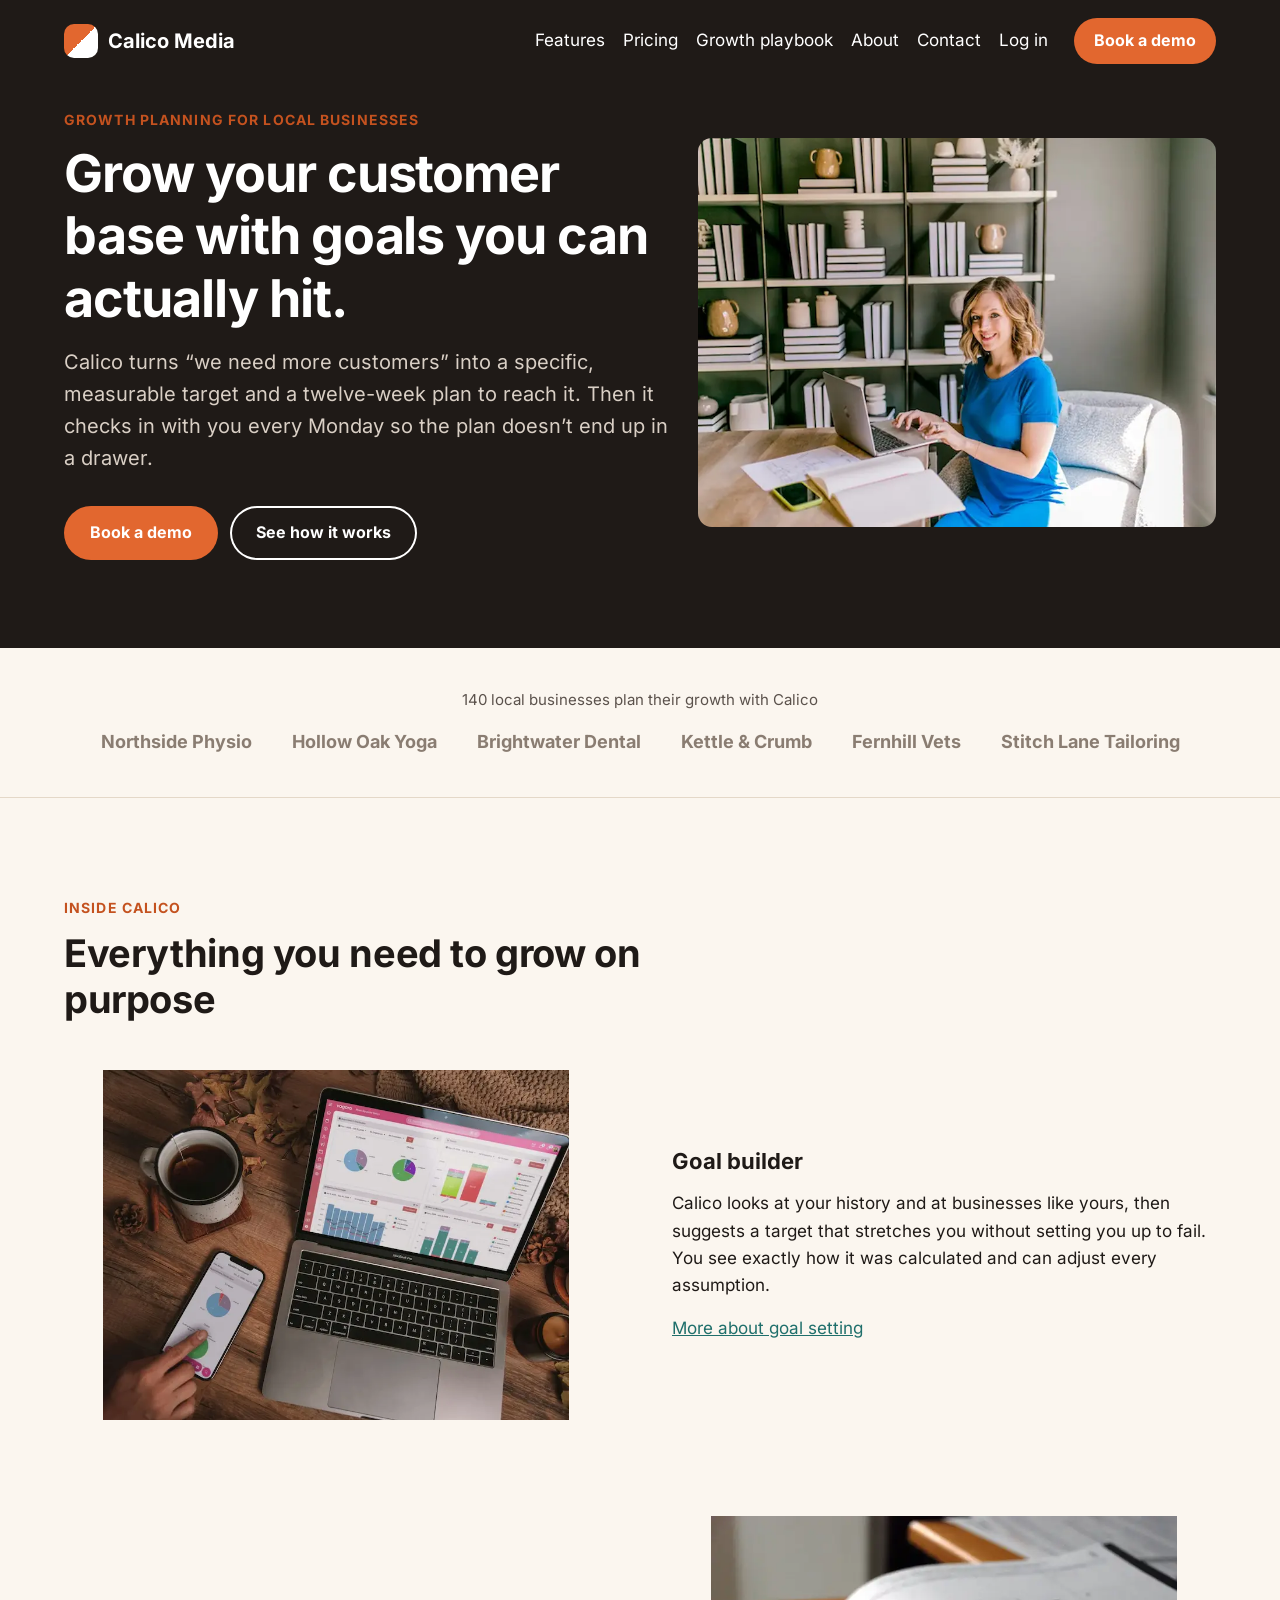
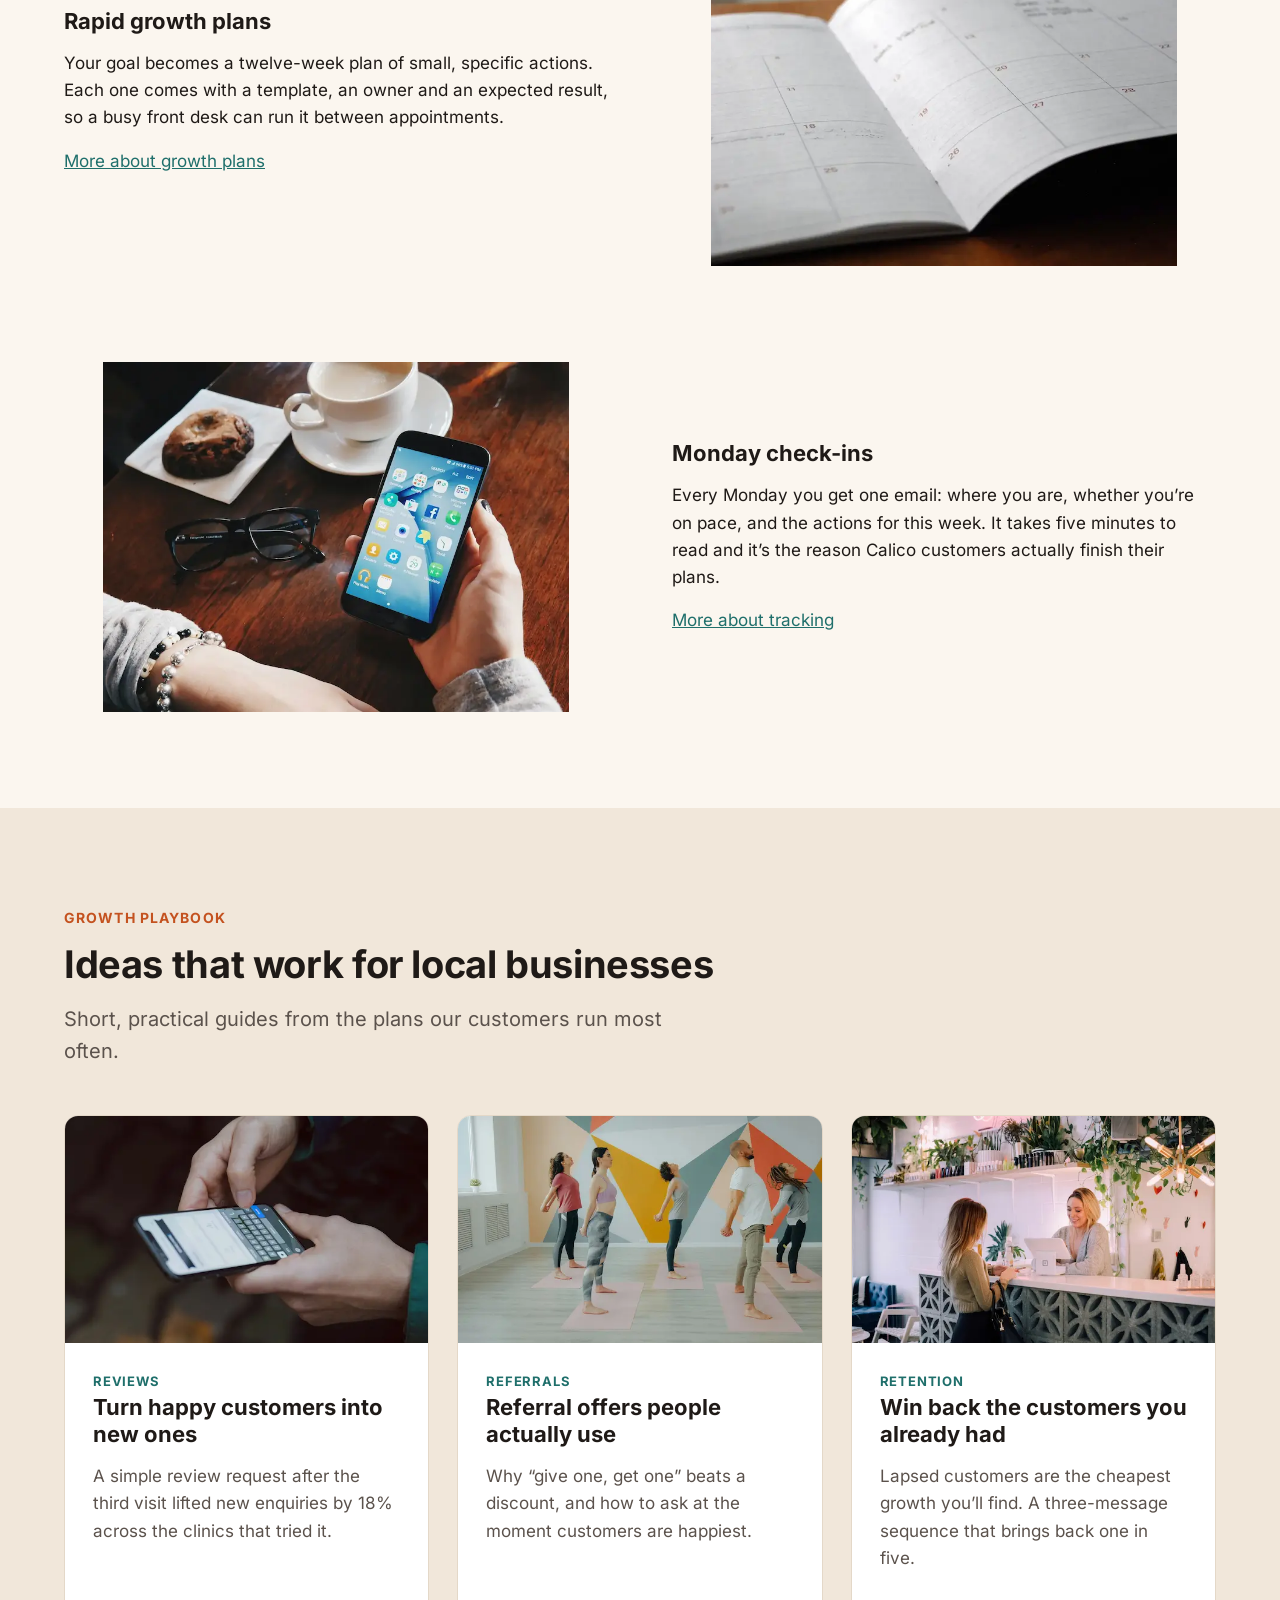
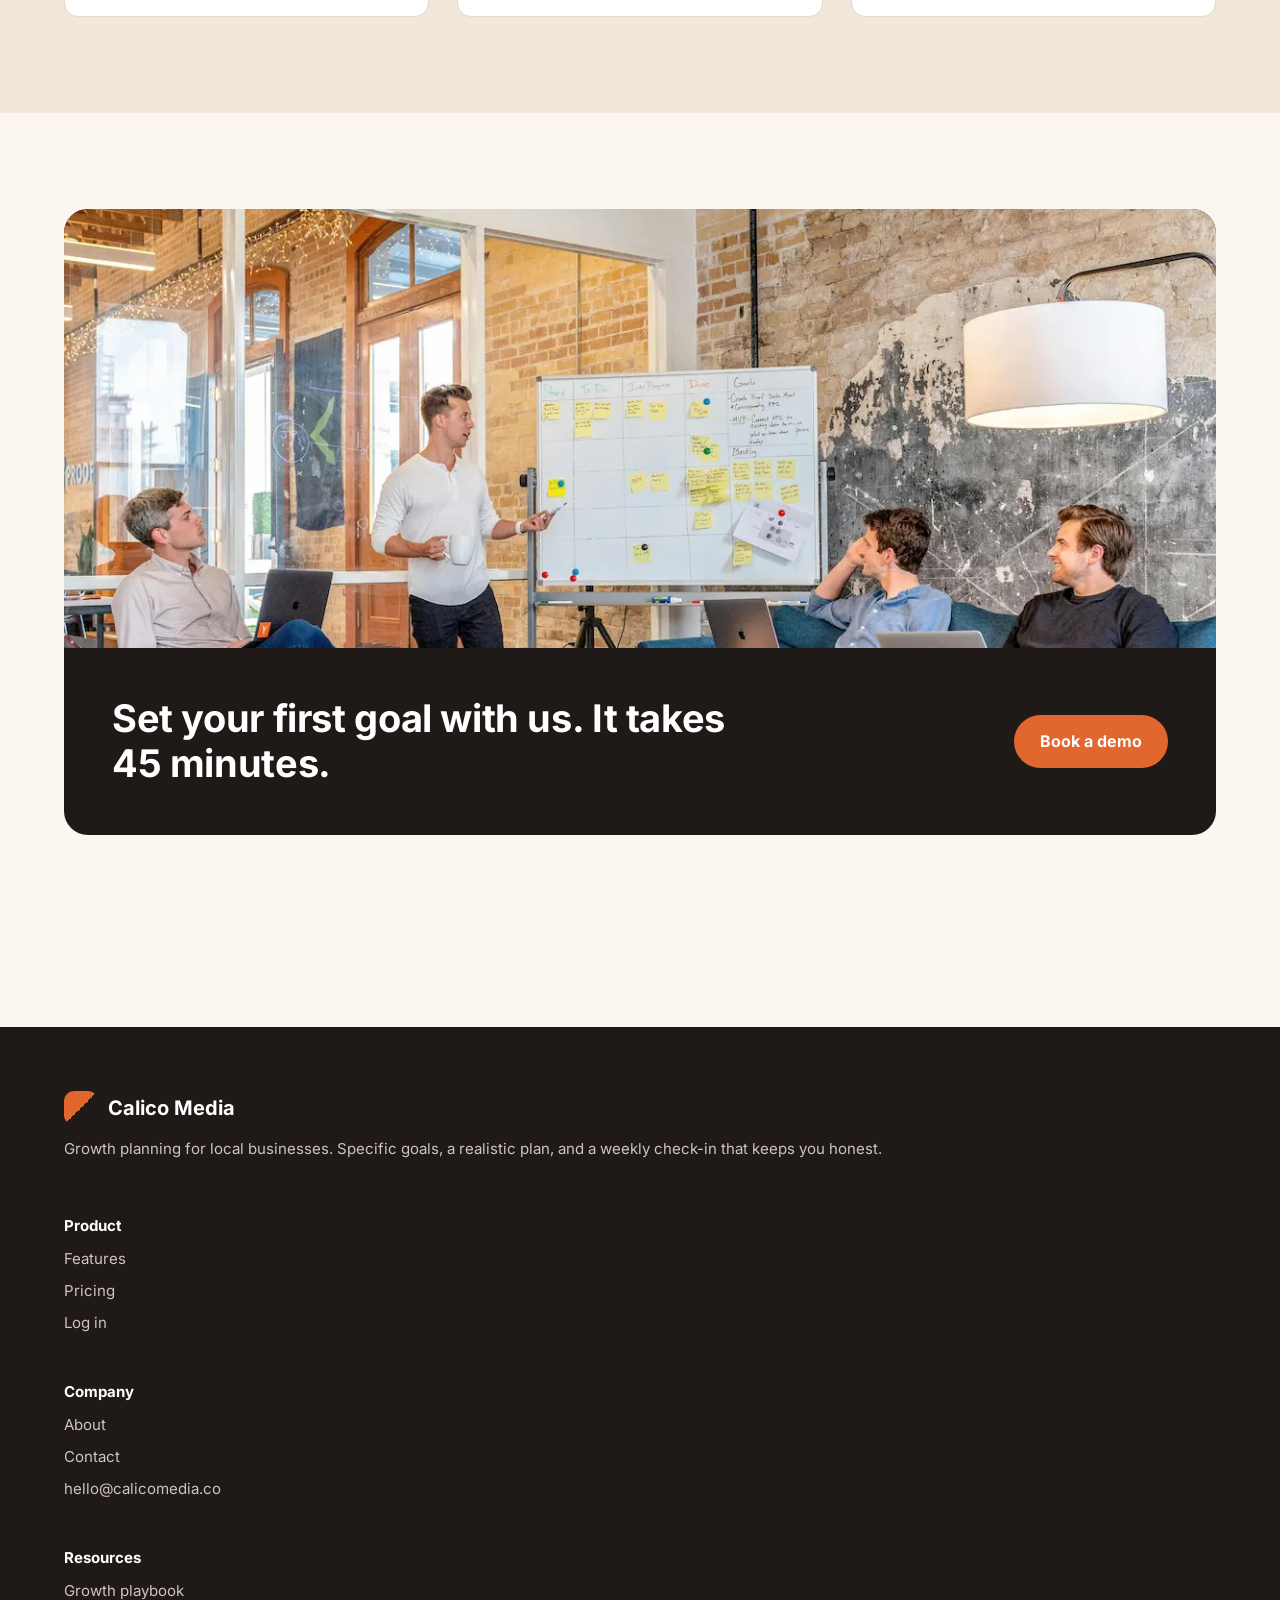
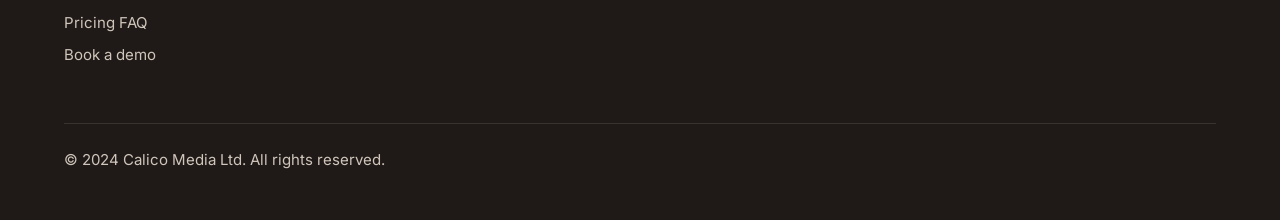
<file: public/index.html>
<!doctype html>
<html lang="en">
  <head>
    <meta charset="utf-8" />
    <meta name="viewport" content="width=device-width, initial-scale=1" />
    <title>Calico Media | Growth planning for local businesses</title>
    <meta
      name="description"
      content="Calico helps local businesses grow their customer base with specific, measurable, realistic goals and a rapid growth plan you can run every week."
    />
   <link rel="stylesheet" href="css/styles.css" />
  </head>
  <body>
    <header class="site-header site-header--home">
      <div class="container">
        <a class="logo" href="index.html"
          ><span class="logo-mark"></span>Calico Media</a
        >
        <nav aria-label="Main">
          <ul class="nav-links">
            <li><a href="features.html">Features</a></li>
            <li><a href="pricing.html">Pricing</a></li>
            <li><a href="#playbook">Growth playbook</a></li>
            <li><a href="about.html">About</a></li>
            <li><a href="contact.html">Contact</a></li>
            <li><a href="https://app.calicomedia.co/login">Log in</a></li>
            <li><a class="btn" href="contact.html">Book a demo</a></li>
          </ul>
        </nav>
      </div>
    </header>

    <main>
      <section class="hero">
        <div class="container hero-inner">
          <div class="hero-text">
            <span class="eyebrow">Growth planning for local businesses</span>
            <h1>Grow your customer base with goals you can actually hit.</h1>
            <p class="lead">
              Calico turns &ldquo;we need more customers&rdquo; into a specific,
              measurable target and a twelve-week plan to reach it. Then it
              checks in with you every Monday so the plan doesn&rsquo;t end up
              in a drawer.
            </p>
            <div class="hero-actions">
              <a class="btn" href="contact.html">Book a demo</a>
              <a class="btn btn--ghost" href="features.html"
                >See how it works</a
              >
            </div>
          </div>
          <div class="hero-media">
            <img
              class="hero-image"
              src="images/hero-weekly-plan-1200.webp"
              srcset="
              images/hero-weekly-plan-400.webp 400w,
              images/hero-weekly-plan-800.webp 800w,
              images/hero-weekly-plan-1200.webp 1200w"
              sizes="(max-width: 768px) 100vw, 50vw"
              alt="A business owner at her desk with a laptop and an open planner"
              width="1200"
              height="900"
              fetchpriority="high"
            />
          </div>
        </div>
      </section>

      <section class="trust">
        <div class="container">
          <p>140 local businesses plan their growth with Calico</p>
          <ul class="trust-list">
            <li>Northside Physio</li>
            <li>Hollow Oak Yoga</li>
            <li>Brightwater Dental</li>
            <li>Kettle &amp; Crumb</li>
            <li>Fernhill Vets</li>
            <li>Stitch Lane Tailoring</li>
          </ul>
        </div>
      </section>

      <section class="section">
        <div class="container">
          <div class="section-intro">
            <span class="eyebrow">Inside Calico</span>
            <h2>Everything you need to grow on purpose</h2>
          </div>

          <div class="feature-row">
            <div class="feature-media">
              <img
                src="images/feature-goal-builder-600.webp"
                srcset="
                images/feature-goal-builder-400.webp 400w,
                images/feature-goal-builder-600.webp 600w,
                images/feature-goal-builder-800.webp 800w,
                images/feature-goal-builder-1200.webp 1200w"
                sizes="(max-width: 768px) 100vw, 50vw"                
                alt="Growth charts on a laptop and phone beside a cup of tea"
                loading="lazy"
                width="1200"
                height="900"
              />
            </div>
            <div>
              <h3>Goal builder</h3>
              <p>
                Calico looks at your history and at businesses like yours, then
                suggests a target that stretches you without setting you up to
                fail. You see exactly how it was calculated and can adjust every
                assumption.
              </p>
              <a href="features.html">More about goal setting</a>
            </div>
          </div>

          <div class="feature-row feature-row--reverse">
            <div class="feature-media">
              <img
                src="images/feature-growth-plan-600.webp"
                srcset="
                images/feature-growth-plan-400.webp 400w,
                images/feature-growth-plan-600.webp 600w,
                images/feature-growth-plan-800.webp 800w,
                images/feature-growth-plan-1200.webp 1200w"
                sizes="(max-width: 768px) 100vw, 50vw"
                alt="An open planner showing the weeks ahead"
                loading="lazy"
                width="1200"
                height="900"
              />
            </div>
            <div>
              <h3>Rapid growth plans</h3>
              <p>
                Your goal becomes a twelve-week plan of small, specific actions.
                Each one comes with a template, an owner and an expected result,
                so a busy front desk can run it between appointments.
              </p>
              <a href="features.html">More about growth plans</a>
            </div>
          </div>

          <div class="feature-row">
            <div class="feature-media">
              <img
                src="images/feature-monday-checkin-600.webp"
                srcset="
                images/feature-monday-checkin-400.webp 400w,
                images/feature-monday-checkin-600.webp 600w,
                images/feature-monday-checkin-800.webp 800w,
                images/feature-monday-checkin-1200.webp 1200w"
                sizes="(max-width: 768px) 100vw, 50vw"
                alt="Checking a phone over coffee on a Monday morning"
                loading="lazy"
                width="1200"
                height="900"
              />
            </div>
            <div>
              <h3>Monday check-ins</h3>
              <p>
                Every Monday you get one email: where you are, whether
                you&rsquo;re on pace, and the actions for this week. It takes
                five minutes to read and it&rsquo;s the reason Calico customers
                actually finish their plans.
              </p>
              <a href="features.html">More about tracking</a>
            </div>
          </div>
        </div>
      </section>

      <section class="section section--sand" id="playbook">
        <div class="container">
          <div class="section-intro">
            <span class="eyebrow">Growth playbook</span>
            <h2>Ideas that work for local businesses</h2>
            <p class="lead">
              Short, practical guides from the plans our customers run most
              often.
            </p>
          </div>
          <div class="playbook-grid">
            <article class="card">
              <img
                src="images/playbook-reviews-600.webp"
                srcset="
                images/playbook-reviews-400.webp 400w,
                images/playbook-reviews-600.webp 600w,
                images/playbook-reviews-800.webp 800w,
                images/playbook-reviews-1200.webp 1200w"
                sizes="(max-width: 768px) 100vw, 33vw"
                alt="A customer typing a review on their phone"
                loading="lazy"
              />
              <div class="card-body">
                <span class="card-tag">Reviews</span>
                <h3>Turn happy customers into new ones</h3>
                <p>
                  A simple review request after the third visit lifted new
                  enquiries by 18% across the clinics that tried it.
                </p>
              </div>
            </article>
            <article class="card">
              <img
                src="images/playbook-referrals-600.webp"
                srcset="
                images/playbook-referrals-400.webp 400w,
                images/playbook-referrals-600.webp 600w,
                images/playbook-referrals-800.webp 800w,
                images/playbook-referrals-1200.webp 1200w"
                sizes="(max-width: 768px) 100vw, 33vw"
                alt="A group class stretching together in a yoga studio"
                loading="lazy"
              />
              <div class="card-body">
                <span class="card-tag">Referrals</span>
                <h3>Referral offers people actually use</h3>
                <p>
                  Why &ldquo;give one, get one&rdquo; beats a discount, and how
                  to ask at the moment customers are happiest.
                </p>
              </div>
            </article>
            <article class="card">
              <img
                src="images/playbook-rebooking-600.webp"
                srcset="
                images/playbook-rebooking-400.webp 400w,
                images/playbook-rebooking-600.webp 600w,
                images/playbook-rebooking-800.webp 800w,
                images/playbook-rebooking-1200.webp 1200w"
                sizes="(max-width: 768px) 100vw, 33vw"
                alt="A customer at the front desk booking her next visit"
                loading="lazy"
              />
              <div class="card-body">
                <span class="card-tag">Retention</span>
                <h3>Win back the customers you already had</h3>
                <p>
                  Lapsed customers are the cheapest growth you&rsquo;ll find. A
                  three-message sequence that brings back one in five.
                </p>
              </div>
            </article>
          </div>
        </div>
      </section>

      <section class="section">
        <div class="container">
          <div class="cta-band">
            <img
              src="images/team-workshop-1200.webp"
              srcset="images/team-workshop-600.webp 600w,
              images/team-workshop-1200.webp 1200w"
              sizes="(max-width: 600px) 100vw, 1200px"
              alt="The Calico Media team planning around a whiteboard"
              loading="lazy"
              width= "1200"
              height="457"
              />
            <div class="cta-body">
              <h2>Set your first goal with us. It takes 45 minutes.</h2>
              <a class="btn" href="contact.html">Book a demo</a>
            </div>
          </div>
        </div>
      </section>
    </main>

    <footer class="site-footer">
      <div class="container">
        <div class="footer-grid">
          <div>
            <a class="logo" href="index.html"
              ><span class="logo-mark"></span>Calico Media</a
            >
            <p>
              Growth planning for local businesses. Specific goals, a realistic
              plan, and a weekly check-in that keeps you honest.
            </p>
          </div>
          <div>
            <h4>Product</h4>
            <ul>
              <li><a href="features.html">Features</a></li>
              <li><a href="pricing.html">Pricing</a></li>
              <li><a href="https://app.calicomedia.co/login">Log in</a></li>
            </ul>
          </div>
          <div>
            <h4>Company</h4>
            <ul>
              <li><a href="about.html">About</a></li>
              <li><a href="contact.html">Contact</a></li>
              <li>
                <a href="mailto:hello@calicomedia.co">hello@calicomedia.co</a>
              </li>
            </ul>
          </div>
          <div>
            <h4>Resources</h4>
            <ul>
              <li><a href="index.html#playbook">Growth playbook</a></li>
              <li><a href="pricing.html#faq">Pricing FAQ</a></li>
              <li><a href="contact.html">Book a demo</a></li>
            </ul>
          </div>
        </div>
        <div class="footer-bottom">
          <p>&copy; 2024 Calico Media Ltd. All rights reserved.</p>
        </div>
      </div>
    </footer>
  </body>
</html>
</file>
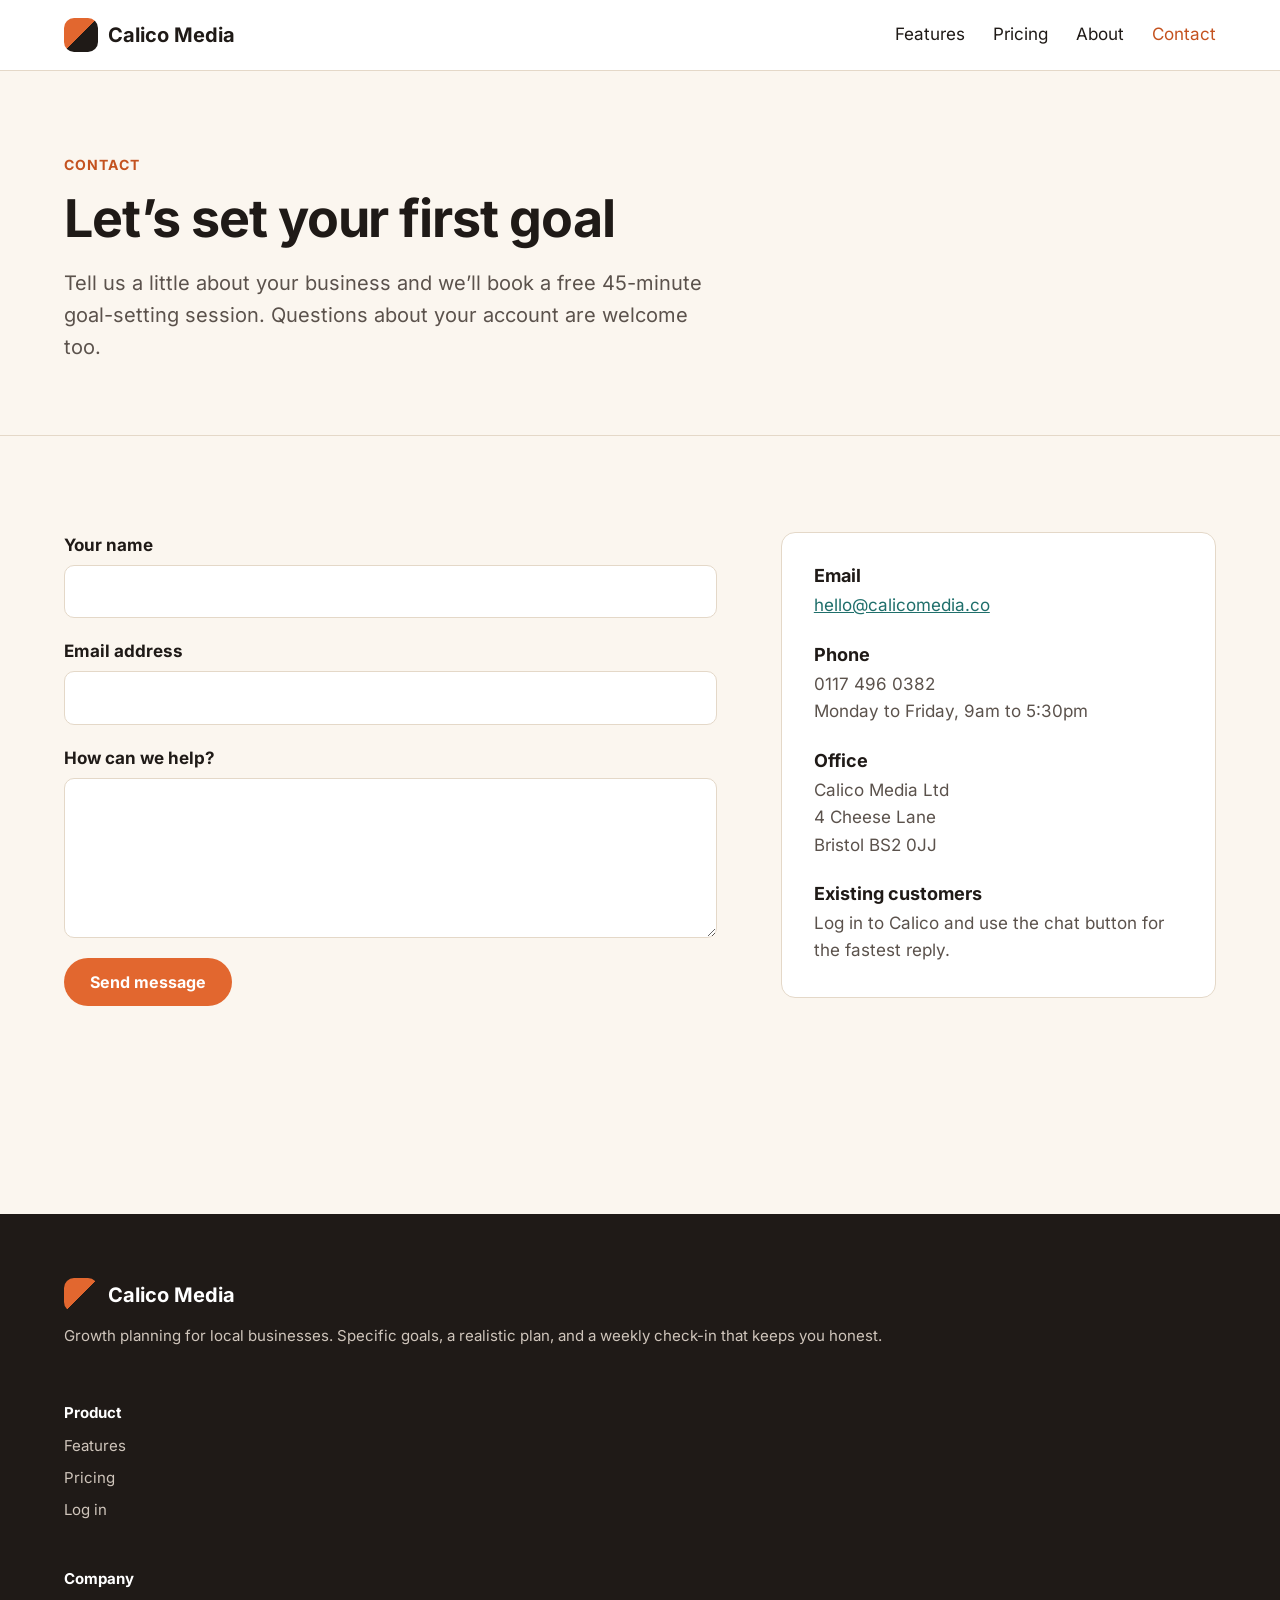
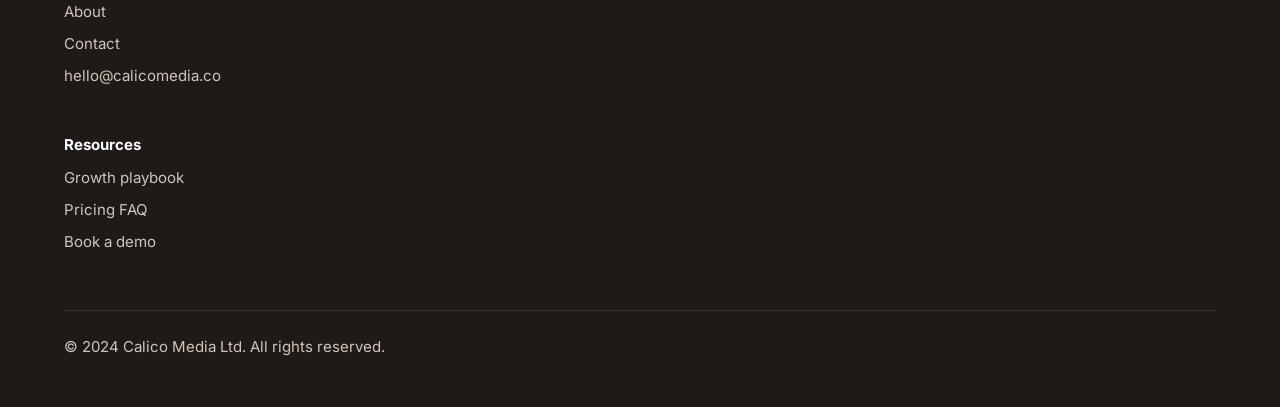
<file: public/contact.html>
<!DOCTYPE html>
<html lang="en">
<head>
  <meta charset="utf-8">
  <meta name="viewport" content="width=device-width, initial-scale=1">
  <title>Contact | Calico Media</title>
  <meta name="description" content="Book a demo or ask us a question. We reply within one business day.">
  <link rel="preconnect" href="https://fonts.googleapis.com">
  <link rel="preconnect" href="https://fonts.gstatic.com" crossorigin>
  <link href="https://fonts.googleapis.com/css2?family=Inter:wght@100;200;300;400;500;600;700;800;900&display=swap" rel="stylesheet">
  <link rel="stylesheet" href="css/styles.css">
</head>
<body>
  <header class="site-header">
    <div class="container">
      <a class="logo" href="index.html"><span class="logo-mark"></span>Calico Media</a>
      <nav aria-label="Main">
        <ul class="nav-links">
          <li><a href="features.html">Features</a></li>
          <li><a href="pricing.html">Pricing</a></li>
          <li><a href="about.html">About</a></li>
          <li><a href="contact.html" aria-current="page">Contact</a></li>
        </ul>
      </nav>
    </div>
  </header>

  <main>
    <section class="page-header">
      <div class="container">
        <span class="eyebrow">Contact</span>
        <h1>Let&rsquo;s set your first goal</h1>
        <p class="lead">Tell us a little about your business and we&rsquo;ll book a free 45-minute goal-setting session. Questions about your account are welcome too.</p>
      </div>
    </section>

    <section class="section">
      <div class="container contact-layout">
        <form class="contact-form" id="contact-form" action="/contact" method="post">
          <div class="honeypot" aria-hidden="true">
            <label for="website">Website</label>
           <input
           type="text"
           id="website"
           name="website"
           tabindex="-1"
           autocomplete="off"/>
          </div>
          <label for="name">Your name</label>
          <input type="text" id="name" name="name" required>

          <label for="email">Email address</label>
          <input type="email" id="email" name="email" required>

          <label for="message">How can we help?</label>
          <textarea id="message" name="message" required></textarea>

          <button class="btn" type="submit">Send message</button>
          <p class="form-status" id="form-status" role="status"></p>
        </form>

        <aside class="contact-aside">
          <h3>Email</h3>
          <p><a href="mailto:hello@calicomedia.co">hello@calicomedia.co</a></p>
          <h3>Phone</h3>
          <p>0117 496 0382<br>Monday to Friday, 9am to 5:30pm</p>
          <h3>Office</h3>
          <p>Calico Media Ltd<br>4 Cheese Lane<br>Bristol BS2 0JJ</p>
          <h3>Existing customers</h3>
          <p>Log in to Calico and use the chat button for the fastest reply.</p>
        </aside>
      </div>
    </section>
  </main>

  <footer class="site-footer">
    <div class="container">
      <div class="footer-grid">
        <div>
          <a class="logo" href="index.html"><span class="logo-mark"></span>Calico Media</a>
          <p>Growth planning for local businesses. Specific goals, a realistic plan, and a weekly check-in that keeps you honest.</p>
        </div>
        <div>
          <h4>Product</h4>
          <ul>
            <li><a href="features.html">Features</a></li>
            <li><a href="pricing.html">Pricing</a></li>
            <li><a href="https://app.calicomedia.co/login">Log in</a></li>
          </ul>
        </div>
        <div>
          <h4>Company</h4>
          <ul>
            <li><a href="about.html">About</a></li>
            <li><a href="contact.html">Contact</a></li>
            <li><a href="mailto:hello@calicomedia.co">hello@calicomedia.co</a></li>
          </ul>
        </div>
        <div>
          <h4>Resources</h4>
          <ul>
            <li><a href="index.html#playbook">Growth playbook</a></li>
            <li><a href="pricing.html#faq">Pricing FAQ</a></li>
            <li><a href="contact.html">Book a demo</a></li>
          </ul>
        </div>
      </div>
      <div class="footer-bottom">
        <p>&copy; 2024 Calico Media Ltd. All rights reserved.</p>
      </div>
    </div>
  </footer>
  <script src="js/contact.js"></script>
</body>
</html>
</file>
<file: public/css/styles.css>
@font-face {
  font-family: "Inter";
  src: url("../fonts/inter-v20-latin-regular.woff2") format("woff2");
  font-weight: 400;
  font-style: normal;
  font-display: swap;
}
@font-face {
  font-family: "Inter";
  src: url("../fonts/inter-v20-latin-700.woff2") format("woff2");
  font-weight: 700;
  font-style: normal;
  font-display: swap;
}


/* Calico Media marketing site */

:root {
  --ink: #1f1a17;
  --ink-soft: #5b524c;
  --cream: #fbf6ef;
  --sand: #f1e7da;
  --white: #ffffff;
  --orange: #e2672f;
  --orange-dark: #c4521f;
  --teal: #1f6f6b;
  --line: #e4d8c8;
  --radius: 14px;
}

*,
*::before,
*::after {
  box-sizing: border-box;
}

body {
  margin: 0;
  font-family:
    "Inter",
    -apple-system,
    BlinkMacSystemFont,
    "Segoe UI",
    sans-serif;
  font-weight: 400;
  font-size: 17px;
  line-height: 1.6;
  color: var(--ink);
  background: var(--cream);
}

h1,
h2,
h3,
h4 {
  font-weight: 700;
  line-height: 1.2;
  margin: 0 0 16px;
}

h1 {
  font-size: 52px;
  letter-spacing: -0.02em;
}

h2 {
  font-size: 38px;
  letter-spacing: -0.01em;
}

h3 {
  font-size: 22px;
}

p {
  margin: 0 0 16px;
}

a {
  color: var(--teal);
}

img {
  max-width: 100%;
}

.container {
  max-width: 1200px;
  margin: 0 auto;
  padding: 0 24px;
}

.section {
  padding: 96px 0;
}

.section--sand {
  background: var(--sand);
}

.eyebrow {
  display: inline-block;
  font-size: 14px;
  font-weight: 700;
  letter-spacing: 0.08em;
  text-transform: uppercase;
  color: var(--orange-dark);
  margin-bottom: 12px;
}

.lead {
  font-size: 20px;
  color: var(--ink-soft);
  max-width: 640px;
}

.section-intro {
  max-width: 680px;
  margin-bottom: 48px;
}

.btn {
  display: inline-block;
  padding: 14px 26px;
  border-radius: 999px;
  background: var(--orange);
  color: var(--white);
  font-weight: 700;
  text-decoration: none;
  border: 0;
  font-size: 16px;
  font-family: inherit;
  cursor: pointer;
}

.btn:hover {
  background: var(--orange-dark);
}

.btn--ghost {
  background: transparent;
  color: inherit;
  box-shadow: inset 0 0 0 2px currentColor;
}

.btn--ghost:hover {
  background: rgba(255, 255, 255, 0.1);
}

/* Header */

.site-header {
  background: var(--white);
  border-bottom: 1px solid var(--line);
}

.site-header .container {
  display: flex;
  flex-wrap: wrap;
  align-items: center;
  justify-content: space-between;
  gap: 12px 32px;
  padding-top: 18px;
  padding-bottom: 18px;
}

.logo {
  display: flex;
  align-items: center;
  gap: 10px;
  flex-shrink: 0;
  font-size: 20px;
  font-weight: 700;
  color: var(--ink);
  text-decoration: none;
}

.logo-mark {
  width: 34px;
  height: 34px;
  border-radius: 10px;
  background: linear-gradient(
    135deg,
    var(--orange) 0%,
    var(--orange) 50%,
    var(--ink) 50%,
    var(--ink) 100%
  );
}

.nav-links {
  display: flex;
  flex-wrap: nowrap;
  align-items: center;
  gap: 8px 28px;
  list-style: none;
  margin: 0;
  padding: 0;
}

.nav-links a {
  color: var(--ink);
  text-decoration: none;
}

.nav-links a:hover,
.nav-links a[aria-current="page"] {
  color: var(--orange-dark);
}

.site-header--home {
  background: var(--ink);
  border-bottom: 0;
}

.site-header--home .logo,
.site-header--home .nav-links a {
  color: var(--white);
}

.site-header--home .logo-mark {
  background: linear-gradient(
    135deg,
    var(--orange) 0%,
    var(--orange) 50%,
    var(--white) 50%,
    var(--white) 100%
  );
}

.site-header--home .container {
  flex-wrap: nowrap;
}

.site-header--home nav {
  min-width: 0;
}

.site-header--home .nav-links {
  flex-wrap: nowrap;
  gap: 10px;
}

.site-header--home .nav-links li {
  min-width: 0;
}

.site-header--home .nav-links a {
  display: block;
  padding: 0 4px;
  white-space: nowrap;
}

.site-header--home .nav-links li:last-child {
  flex-shrink: 0;
}

.site-header--home .nav-links .btn {
  margin-left: 12px;
  padding: 10px 20px;
}

/* Home hero */

.hero {
  background: var(--ink);
  color: var(--white);
  padding: 24px 0 88px;
}

.hero-inner {
  display: flex;
  align-items: center;
  gap: 24px;
}

.hero-text {
  flex: 1;
  min-width: 0;
}

.hero-text .lead {
  color: #d9cfc5;
}

.hero-actions {
  display: flex;
  flex-wrap: wrap;
  gap: 12px;
  margin-top: 32px;
}

.hero-media {
  width: 45%;
  flex-shrink: 0;
}

.hero-image {
  width: 100%;
  height: auto;
  max-height: 500px;
  object-fit: contain;
  border-radius: var(--radius);
  display: block;
}

/* Trust strip */

.trust {
  padding: 40px 0;
  border-bottom: 1px solid var(--line);
  text-align: center;
}

.trust p {
  color: var(--ink-soft);
  font-size: 15px;
}

.trust-list {
  display: flex;
  flex-wrap: wrap;
  justify-content: center;
  gap: 12px 40px;
  list-style: none;
  margin: 0;
  padding: 0;
  font-weight: 700;
  font-size: 18px;
  color: #8a7d72;
}

/* Steps */

.steps {
  display: grid;
  grid-template-columns: repeat(auto-fit, minmax(240px, 1fr));
  gap: 24px;
}

.step {
  background: var(--white);
  border: 1px solid var(--line);
  border-radius: var(--radius);
  padding: 32px;
}

.step-number {
  display: inline-flex;
  align-items: center;
  justify-content: center;
  width: 40px;
  height: 40px;
  border-radius: 50%;
  background: var(--sand);
  color: var(--orange-dark);
  font-weight: 700;
  margin-bottom: 16px;
}

/* Check list */

.check-list {
  list-style: none;
  margin: 24px 0 0;
  padding: 0;
}

.check-list li {
  position: relative;
  padding-left: 32px;
  margin-bottom: 14px;
}

.check-list li::before {
  content: "";
  position: absolute;
  left: 0;
  top: 6px;
  width: 16px;
  height: 16px;
  border-radius: 50%;
  background: var(--teal);
  box-shadow: inset 0 0 0 4px #cfe6e4;
}

/* FAQ */

.faq {
  max-width: 820px;
}

.faq details {
  border-top: 1px solid var(--line);
  padding: 20px 0;
}

.faq details:last-child {
  border-bottom: 1px solid var(--line);
}

.faq summary {
  font-weight: 700;
  font-size: 19px;
  cursor: pointer;
}

.faq details p {
  margin-top: 12px;
  color: var(--ink-soft);
}

/* Feature rows */

.feature-row {
  display: grid;
  grid-template-columns: 1fr 1fr;
  gap: 64px;
  align-items: center;
  margin-bottom: 96px;
}

.feature-row:last-child {
  margin-bottom: 0;
}

.feature-row--reverse .feature-media {
  order: 2;
}

.feature-media img {
  display: block;
  width: 100%;
  height: 350px;
  aspect-ratio: 4 / 3;
  object-fit: contain;
  border-radius: var(--radius);
}

/* Playbook */

.playbook-grid {
  display: grid;
  grid-template-columns: repeat(auto-fit, minmax(300px, 1fr));
  gap: 28px;
}

/* Card grid */

.card-grid {
  display: grid;
  grid-template-columns: repeat(3, 1fr);
  gap: 28px;
}

.card {
  background: var(--white);
  border: 1px solid var(--line);
  border-radius: var(--radius);
  overflow: hidden;
}

.card img {
  display: block;
  width: 100%;
  aspect-ratio: 16 / 10;
  object-fit: cover;
}

.card-body {
  padding: 24px 28px 28px;
}

.card-body p {
  color: var(--ink-soft);
}

.card-tag {
  font-size: 13px;
  font-weight: 700;
  text-transform: uppercase;
  letter-spacing: 0.06em;
  color: var(--teal);
}

.icon-dot {
  width: 44px;
  height: 44px;
  border-radius: 12px;
  background: var(--sand);
  margin-bottom: 18px;
  position: relative;
}

.icon-dot::after {
  content: "";
  position: absolute;
  inset: 13px;
  border-radius: 50%;
  background: var(--orange);
}

/* CTA band */

.cta-band {
  background: var(--ink);
  color: var(--white);
  border-radius: 24px;
  overflow: hidden;
}

.cta-band img {
  display: block;
  width: 100%;
  height: auto;
  aspect-ratio: 21 / 8;
  object-fit: contain;
}

.cta-body {
  padding: 48px;
  display: flex;
  flex-wrap: wrap;
  align-items: center;
  justify-content: space-between;
  gap: 24px;
}

.cta-body h2 {
  margin: 0;
  max-width: 620px;
}

/* Page header (inner pages) */

.page-header {
  padding: 80px 0 56px;
  border-bottom: 1px solid var(--line);
}

/* Pricing */

.pricing-grid {
  display: grid;
  grid-template-columns: repeat(auto-fit, minmax(260px, 1fr));
  gap: 24px;
  align-items: stretch;
}

.pricing-card {
  background: var(--white);
  border: 1px solid var(--line);
  border-radius: var(--radius);
  padding: 36px 32px;
  display: flex;
  flex-direction: column;
}

.pricing-card--featured {
  border: 2px solid var(--orange);
  box-shadow: 0 24px 48px rgba(226, 103, 47, 0.14);
}

.plan-badge {
  align-self: flex-start;
  font-size: 13px;
  font-weight: 700;
  background: var(--orange);
  color: var(--white);
  border-radius: 999px;
  padding: 4px 12px;
  margin-bottom: 16px;
}

.price {
  font-size: 48px;
  font-weight: 700;
  margin: 8px 0 4px;
}

.price small {
  font-size: 17px;
  font-weight: 400;
  color: var(--ink-soft);
}

.pricing-card .check-list {
  flex: 1;
  margin-bottom: 28px;
}

.pricing-card .btn {
  text-align: center;
}

.pricing-note {
  margin-top: 32px;
  color: var(--ink-soft);
  font-size: 15px;
}

/* About */

.stats {
  display: grid;
  grid-template-columns: repeat(auto-fit, minmax(160px, 1fr));
  gap: 16px;
}

.stat {
  background: var(--white);
  border: 1px solid var(--line);
  border-radius: var(--radius);
  padding: 28px 20px;
}

.stat-number {
  display: block;
  font-size: 48px;
  font-weight: 700;
  color: var(--orange-dark);
}

.stat-label {
  display: block;
  font-size: 15px;
  color: var(--ink-soft);
}

.prose {
  max-width: 720px;
}

.team-grid {
  display: grid;
  grid-template-columns: repeat(auto-fit, minmax(220px, 1fr));
  gap: 24px;
}

.person {
  background: var(--white);
  border: 1px solid var(--line);
  border-radius: var(--radius);
  padding: 28px;
}

.avatar {
  width: 56px;
  height: 56px;
  border-radius: 50%;
  background: var(--sand);
  color: var(--orange-dark);
  display: flex;
  align-items: center;
  justify-content: center;
  font-weight: 700;
  margin-bottom: 16px;
}

.person p {
  color: var(--ink-soft);
  font-size: 15px;
  margin: 0;
}

/* Contact */

.contact-layout {
  display: grid;
  grid-template-columns: 3fr 2fr;
  gap: 64px;
}

.contact-form label {
  display: block;
  font-weight: 700;
  margin-bottom: 6px;
}

.contact-form input,
.contact-form textarea {
  display: block;
  width: 100%;
  font: inherit;
  padding: 12px 14px;
  border: 1px solid var(--line);
  border-radius: 10px;
  background: var(--white);
  margin-bottom: 20px;
}

.contact-form textarea {
  min-height: 160px;
  resize: vertical;
}

.form-status {
  margin-top: 16px;
  font-weight: 700;
}

.form-status--success {
  color: var(--teal);
}

.form-status--error {
  color: #b3261e;
}

.contact-aside {
  background: var(--white);
  border: 1px solid var(--line);
  border-radius: var(--radius);
  padding: 32px;
  align-self: start;
}

.contact-aside h3 {
  font-size: 18px;
  margin-top: 24px;
  margin-bottom: 6px;
}

.contact-aside h3:first-child {
  margin-top: 0;
}

.contact-aside p {
  color: var(--ink-soft);
  margin: 0;
}

/* Footer */

.site-footer {
  background: var(--ink);
  color: #cfc5bb;
  padding: 64px 0 32px;
  margin-top: 96px;
  font-size: 15px;
}

.footer-grid {
  display: grid;
  grid-template-columns: repeat (2, minmax(0, 1fr));
  gap: 40px;
}

.site-footer h4 {
  color: var(--white);
  font-size: 15px;
  margin-bottom: 12px;
}

.site-footer ul {
  list-style: none;
  margin: 0;
  padding: 0;
}

.site-footer li {
  margin-bottom: 8px;
}

.site-footer a {
  color: #cfc5bb;
  text-decoration: none;
}

.site-footer a:hover {
  color: var(--white);
}

.site-footer .logo {
  color: var(--white);
  margin-bottom: 12px;
}

.footer-bottom {
  border-top: 1px solid #3a322d;
  margin-top: 48px;
  padding-top: 24px;
}

.honeypot {
  position: absolute;
  left: -9999px;
  width: 1px;
  overflow: hidden;
}

/* MEDIA SMALL SCREENS */
@media (min-width: 769px) and (max-width: 1100px) {
  .hero-media .hero-image {
    width: 100%;
    height: 280px;
    max-height: 280px;
    object-fit: cover;
    object-position: center 65%;
    border-radius: 16px;
  }
  .site-header--home .container {
    display: flex;
    flex-wrap: nowrap;
    align-items: center;
    justify-content: space-between;
    gap: 12px;
  }
  .site-header--home nav {
    width: 100%;
  }

  .site-header--home .logo {
    margin: 0 auto;
  }
  .site-header--home .nav-links {
    justify-content: center;
    gap: 6px;
  }

  .site-header--home .nav-links a {
    font-size: 12px;
    padding: 4px 2px;
  }
}

@media (min-width: 481px) and (max-width: 768px) {
  .site-header .container {
    flex-wrap: nowrap;
    gap: 12px;
  }

  .site-header--home nav {
    width: 100%;
  }

  .site-header--home .nav-links {
    display: flex;
    flex-wrap: nowrap;
    justify-content: center;
    gap: 12px;
    padding: 0;
    margin: 0 auto;
  }

  .nav-links {
    display: flex;
    gap: 12px;
    flex-wrap: wrap;
    justify-content: center;
    margin: 0 auto;
  }

  .nav-links a {
    font-size: 12px;
    white-space: wrap;
  }
  .site-header--home .nav-links {
    display: flex;
    flex-wrap: wrap;
    align-items: center;
    justify-content: center;
    gap: 12px;
  }
  .site-header--home .navlinks a {
    white-space: nowrap;
  }
}

@media (max-width: 768px) {
  .hero {
    padding: 40px 20px;
  }

  .hero-inner {
    flex-direction: column-reverse;
    gap: 32px;
  }

  .hero-text {
    width: 100%;
    min-width: 0;
  }

  .hero-media {
    width: 100%;
    max-width: 100%;
    flex-shrink: 1;
  }

  .hero-media .hero-image {
    display: block;
    width: 100%;
    max-width: 500px;
    height: 250px;
    object-fit: cover;
    object-position: center 65%;
    margin: 0 auto;
  }

  .hero-grid {
    grid-template-columns: 1fr;
    gap: 32px;
  }

  .hero-grid img {
    display: block;
    width: 100%;
    max-width: 500px;
    height: 250px !important;
    object-fit: cover;
    object-position: center 65%;
    margin: 0 auto;
  }

  .hero-actions {
    display: flex;
    flex-direction: column;
    align-items: center;
    gap: 12px;
  }

  h1 {
    font-size: 40px;
  }

  h2 {
    font-size: 30px;
  }

  .section {
    padding: 64px 0;
  }

  .feature-row {
    grid-template-columns: 1fr;
    gap: 32px;
    margin-bottom: 64px;
  }

  .feature-row--reverse .feature-media {
    order: 0;
  }

  .card-grid {
    grid-template-columns: repeat(2, 1fr);
  }

  .playbook-grid {
    grid-template-columns: 1fr;
    gap: 20px;
  }

  .contact-layout {
    grid-template-columns: 1fr;
    gap: 40px;
  }

  .footer-grid {
    grid-template-columns: repeat(2, 1fr);
    gap: 30px;
    text-align: center;
  }

  .footer-grid > div {
    min-width: 0;
  }

  .footer-grid .logo {
    justify-content: center;
  }
}

@media (max-width: 480px) {
  h1 {
    font-size: 34px;
  }

  .site-header--home .container {
    flex-direction: column;
    align-items: center;
    gap: 16px;
  }

  .site-header--home nav {
    width: 100%;
  }

  .site-header--home .nav-links {
    display: flex;
    flex-wrap: wrap;
    justify-content: center;
    gap: 10px;
    padding: 0;
    margin: 0;
  }

  .site-header--home .nav-links a {
    font-size: 12px;
    white-space: nowrap;
  }

  .card-grid {
    grid-template-columns: 1fr;
  }

  .cta-body {
    padding: 32px 24px;
  }

  .footer-grid {
    grid-template-columns: 1fr;
    text-align: center;
    justify-content: center;
  }

  .footer-grid > * {
    width: 100%;
    text-align: center;
  }

  .footer-grid .logo {
    justify-content: center;
  }

  .site-footer {
    text-align: center;
  }
  .playbook-grid {
    grid-template-columns: 1fr;
    gap: 24px;
  }
}
</file>
